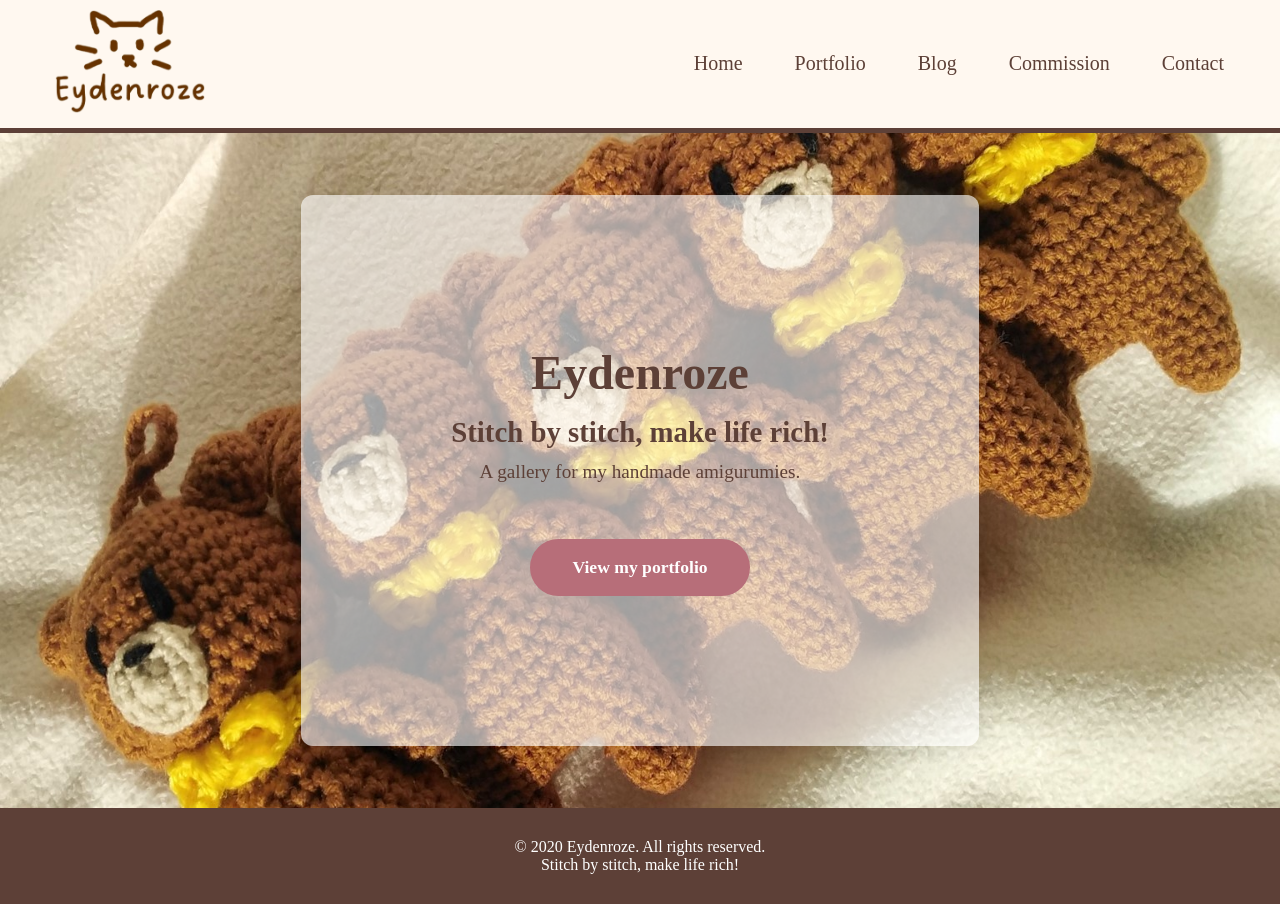
<file: index.html>
<!DOCTYPE html>
<html lang="en">
<head>
    <meta charset="UTF-8">
    <meta name="viewport" content="width=device-width, initial-scale=1.0">
    <title>Eydenroze - Home</title>
    <link rel="icon" type="image/x-icon" href="/img/favicon.ico">
    <link rel="stylesheet" href="/css/main.css">
</head>
<body>
    <header>
        <nav>
            <div>
                <img class="site-logo" src="/img/Eyden-Roze_01_logo-removebg-preview.png" alt="Eydenroze Logo">
            </div>
            
            <div class="nav-links">
                <a href="index.html">Home</a>
                <a href="portfolio.html">Portfolio</a>
                <a href="blog.html">Blog</a>
                <a href="commission.html">Commission</a>
                <a href="contact.html">Contact</a>
            </div>
        </nav>
    </header>

    <main>
        <section class="hero">
            <div class="hero-content">
                <img class="site-logo" src="/img/Slide2.JPG" alt="Eydenroze Logo">
                <h1>Eydenroze</h1>
                <div class="main-tagline">Stitch by stitch, make life rich!</div>
                <p class="hero-subtitle">A gallery for my handmade amigurumies.</p>
                <a href="/portfolio.html" class="cta-button">View my portfolio</a>
            </div>
        </section>

    </main>

    <footer>
        <p>&copy; 2020 Eydenroze. All rights reserved.</p>
        <p>Stitch by stitch, make life rich!</p>
    </footer>
</html>
</file>
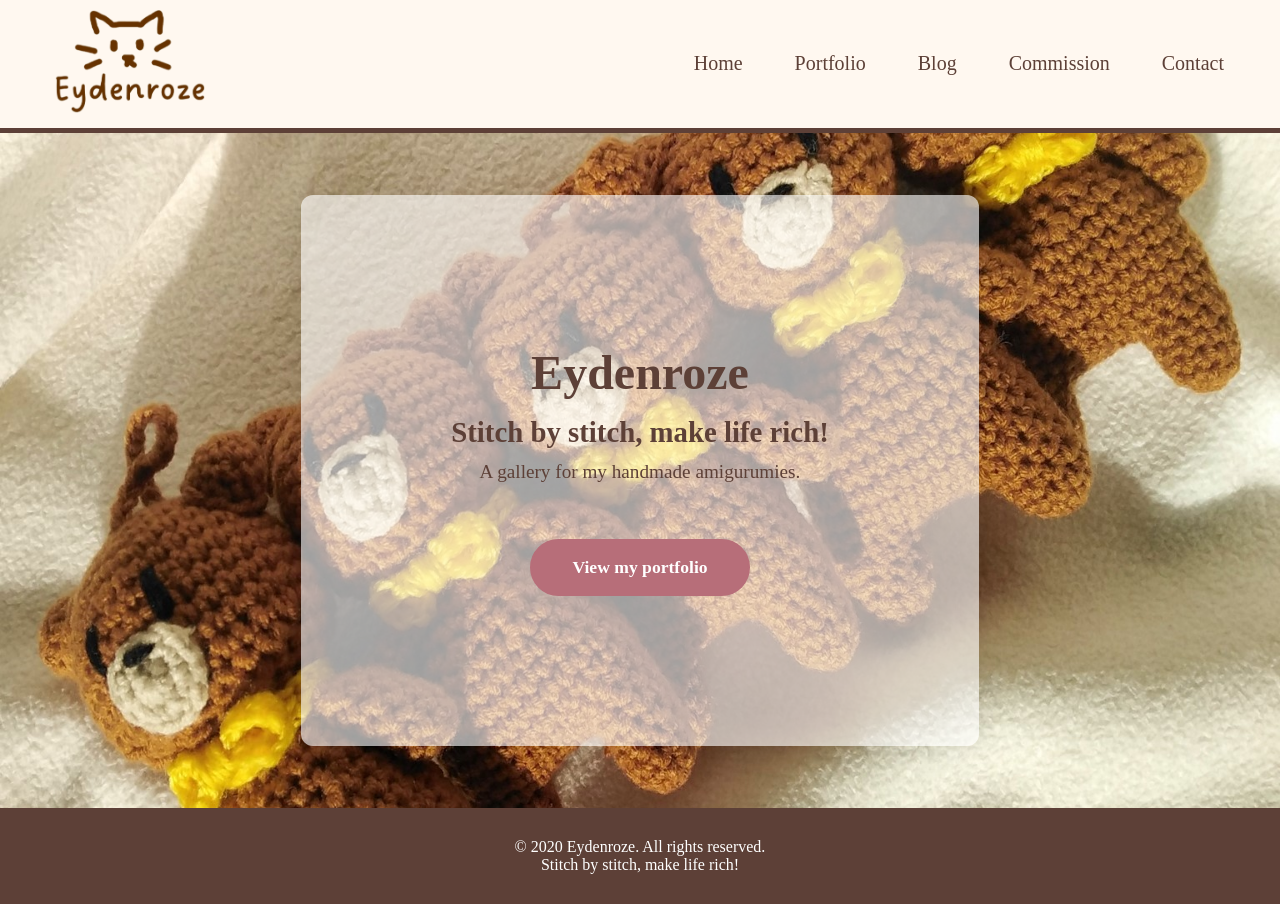
<file: Eydenroze mini project/index.html>
<!DOCTYPE html>
<html lang="en">
<head>
    <meta charset="UTF-8">
    <meta name="viewport" content="width=device-width, initial-scale=1.0">
    <title>Eydenroze - Home</title>
    <link rel="icon" type="image/x-icon" href="/img/favicon.ico">
    <link rel="stylesheet" href="/css/main.css">
</head>
<body>
    <header>
        <nav>
            <div>
                <img class="site-logo" src="/img/Eyden-Roze_01_logo-removebg-preview.png" alt="Eydenroze Logo">
            </div>
            
            <div class="nav-links">
                <a href="/">Home</a>
                <a href="/portfolio.html">Portfolio</a>
                <a href="/blog.html">Blog</a>
                <a href="/commission.html">Commission</a>
                <a href="/contact.html">Contact</a>
            </div>
        </nav>
    </header>

    <main>
        <section class="hero">
            <div class="hero-content">
                <img class="site-logo" src="/img/Slide2.JPG" alt="Eydenroze Logo">
                <h1>Eydenroze</h1>
                <div class="main-tagline">Stitch by stitch, make life rich!</div>
                <p class="hero-subtitle">A gallery for my handmade amigurumies.</p>
                <a href="/portfolio.html" class="cta-button">View my portfolio</a>
            </div>
        </section>

    </main>

    <footer>
        <p>&copy; 2020 Eydenroze. All rights reserved.</p>
        <p>Stitch by stitch, make life rich!</p>
    </footer>
</html>
</file>
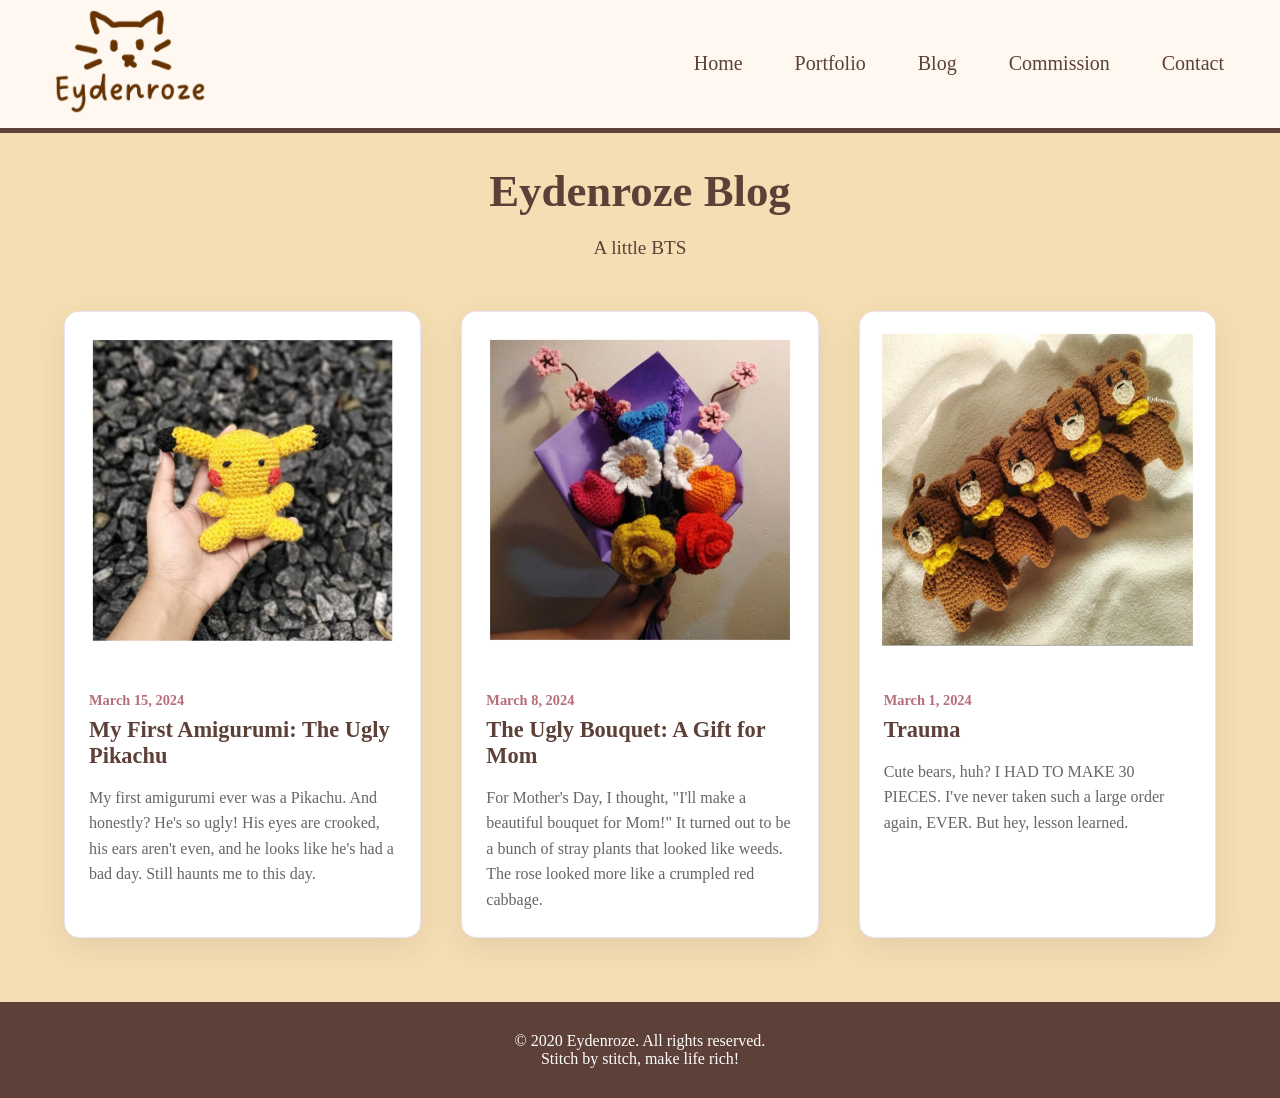
<file: blog.html>
<!DOCTYPE html>
<html lang="en">
<head>
    <meta charset="UTF-8">
    <meta name="viewport" content="width=device-width, initial-scale=1.0">
    <title>Eydenroze - Blog</title>
    <link rel="icon" type="image/x-icon" href="/img/favicon.ico">
    <link rel="stylesheet" href="/css/main.css">
    <link rel="stylesheet" href="/css/blog.css">
</head>
<body>
    <header>
        <nav>
            <div>
                <img class="site-logo" src="/img/Eyden-Roze_01_logo-removebg-preview.png" alt="Eydenroze Logo">
            </div>
            
            <div class="nav-links">
                <a href="index.html">Home</a>
                <a href="portfolio.html">Portfolio</a>
                <a href="blog.html">Blog</a>
                <a href="commission.html">Commission</a>
                <a href="contact.html">Contact</a>
            </div>
        </nav>
    </header>

    <main>
        <section class="blog-hero">
            <h1>Eydenroze Blog</h1>
            <p>A little BTS</p>
        </section>
        
        <div class="blog-container">
            <div class="blog-posts">
                <article class="blog-post">
                    <img src="img/Pikachu.jpeg" alt="Pikachu" class="blog-post-image">
                    <div class="blog-post-content">
                        <div class="blog-post-date">March 15, 2024</div>
                        <h2 class="blog-post-title">My First Amigurumi: The Ugly Pikachu</h2>
                        <p class="blog-post-excerpt">My first amigurumi ever was a Pikachu. And honestly? He's so ugly! His eyes are crooked, his ears aren't even, and he looks like he's had a bad day. Still haunts me to this day.</p>
                    </div>
                </article>
                
                <article class="blog-post">
                    <img src="img/Bouquet.jpeg" alt="Bouquet" class="blog-post-image">
                    <div class="blog-post-content">
                        <div class="blog-post-date">March 8, 2024</div>
                        <h2 class="blog-post-title">The Ugly Bouquet: A Gift for Mom</h2>
                        <p class="blog-post-excerpt">For Mother's Day, I thought, "I'll make a beautiful bouquet for Mom!" It turned out to be a bunch of stray plants that looked like weeds. The rose looked more like a crumpled red cabbage.</p>
                    </div>
                </article>
                
                <article class="blog-post">
                    <img src="img/Bears.jpeg" alt="Bears" class="blog-post-image">
                    <div class="blog-post-content">
                        <div class="blog-post-date">March 1, 2024</div>
                        <h2 class="blog-post-title">Trauma</h2>
                        <p class="blog-post-excerpt">Cute bears, huh? I HAD TO MAKE 30 PIECES. I've never taken such a large order again, EVER. But hey, lesson learned.</p>
                    </div>
                </article>
            </div>
        </div>
    </main>

    <footer>
        <p>&copy; 2020 Eydenroze. All rights reserved.</p>
        <p>Stitch by stitch, make life rich!</p>
    </footer>
</body>
</html>
</file>
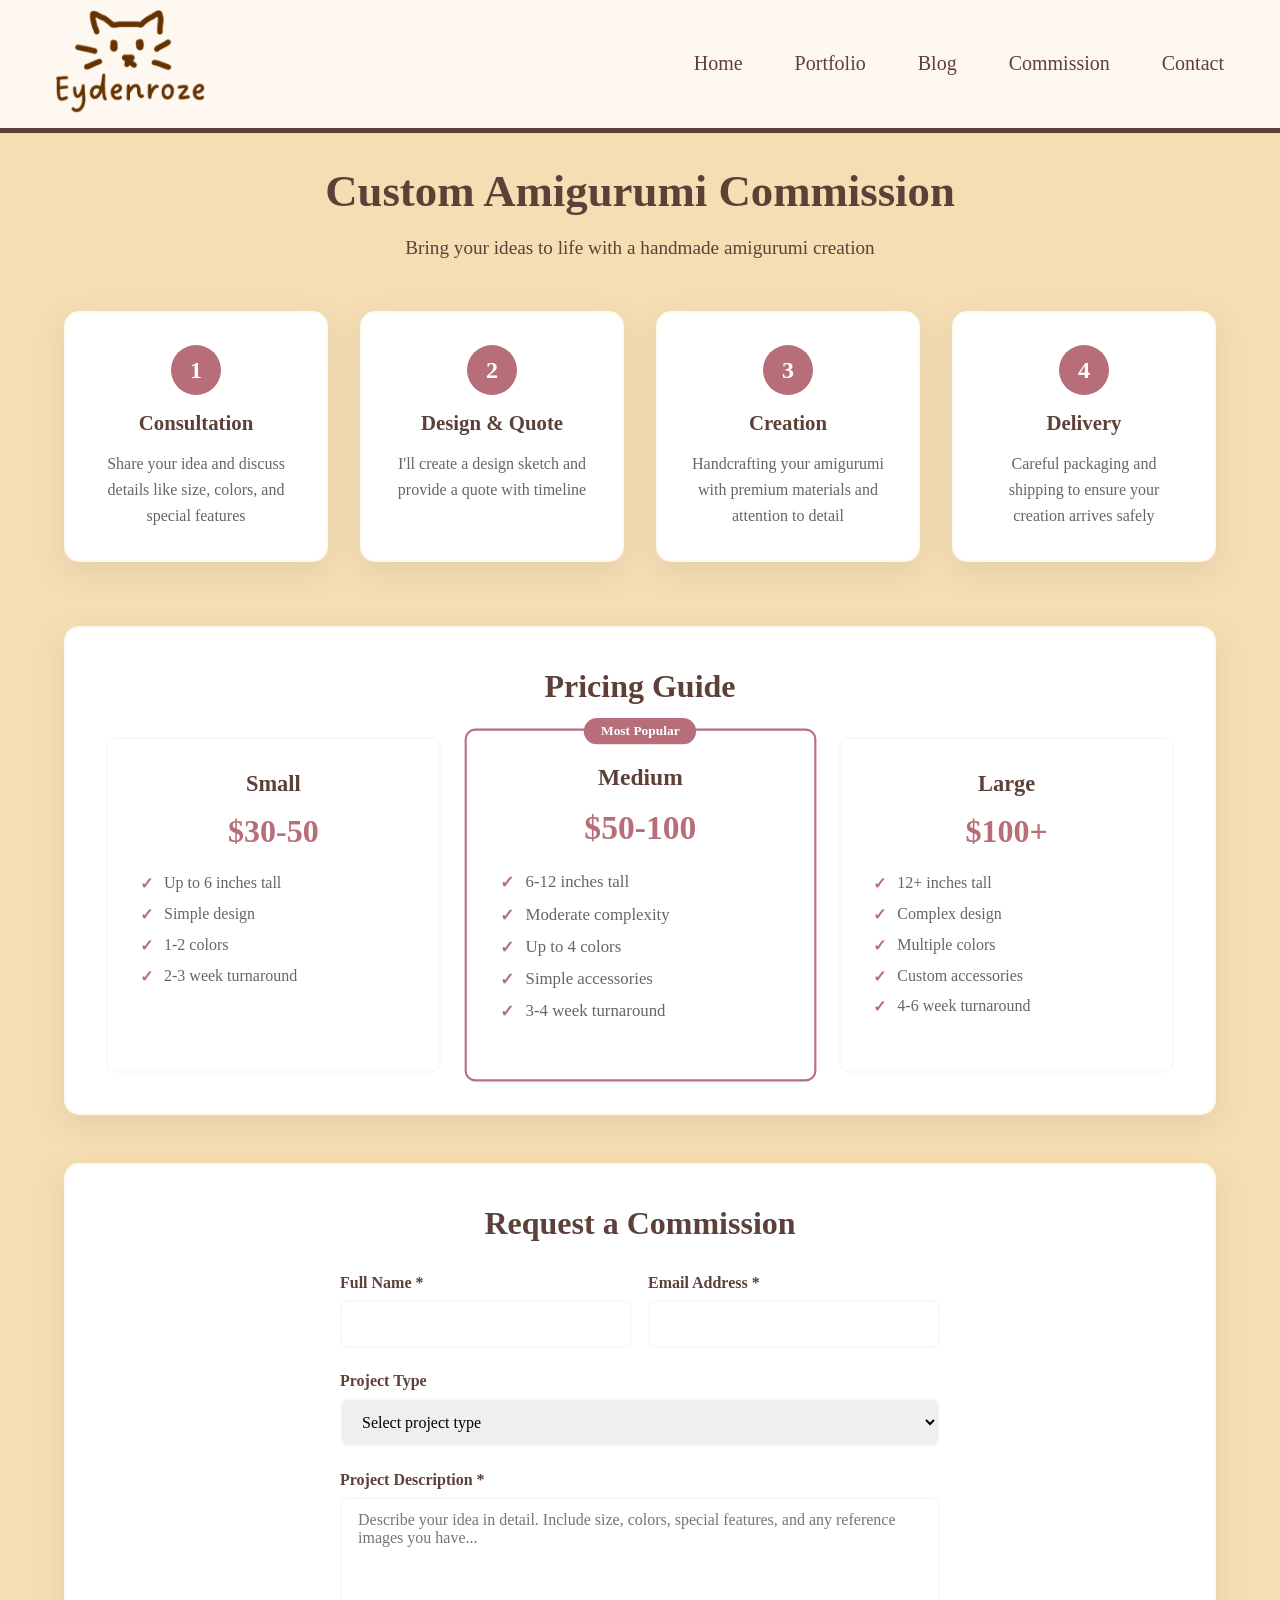
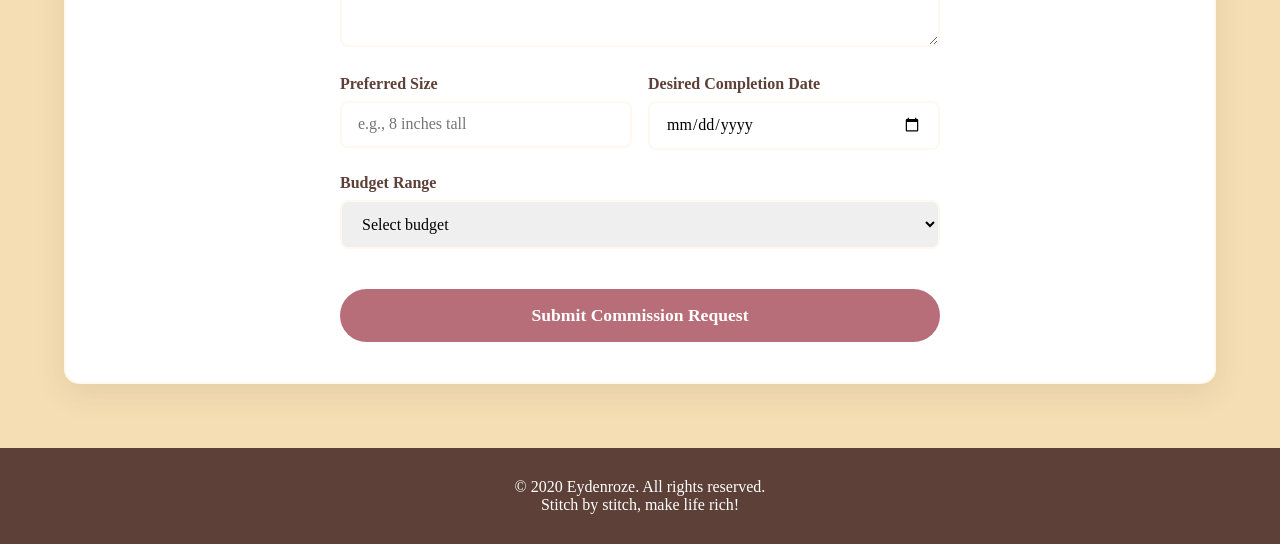
<file: commission.html>
<!DOCTYPE html>
<html lang="en">
<head>
    <meta charset="UTF-8">
    <meta name="viewport" content="width=device-width, initial-scale=1.0">
    <title>Eydenroze - Commission</title>
    <link rel="stylesheet" href="/css/main.css">
    <link rel="stylesheet" href="/css/portfolio.css">
    <link rel="stylesheet" href="/css/blog.css">
    <link rel="stylesheet" href="/css/commission.css">
</head>
<body>
    <header>
        <nav>
            <div>
                <img class="site-logo" src="/img/Eyden-Roze_01_logo-removebg-preview.png" alt="Eydenroze Logo">
            </div>
            
            <div class="nav-links">
                <a href="index.html">Home</a>
                <a href="portfolio.html">Portfolio</a>
                <a href="blog.html">Blog</a>
                <a href="commission.html">Commission</a>
                <a href="contact.html">Contact</a>
            </div>
        </nav>
    </header>

    <main>
        <section class="commission-hero">
            <h1>Custom Amigurumi Commission</h1>
            <p>Bring your ideas to life with a handmade amigurumi creation</p>
        </section>
        
        <div class="commission-container">
            <section class="process-steps">
                <div class="step">
                    <div class="step-number">1</div>
                    <h3>Consultation</h3>
                    <p>Share your idea and discuss details like size, colors, and special features</p>
                </div>
                
                <div class="step">
                    <div class="step-number">2</div>
                    <h3>Design & Quote</h3>
                    <p>I'll create a design sketch and provide a quote with timeline</p>
                </div>
                
                <div class="step">
                    <div class="step-number">3</div>
                    <h3>Creation</h3>
                    <p>Handcrafting your amigurumi with premium materials and attention to detail</p>
                </div>
                
                <div class="step">
                    <div class="step-number">4</div>
                    <h3>Delivery</h3>
                    <p>Careful packaging and shipping to ensure your creation arrives safely</p>
                </div>
            </section>
            
            <section class="pricing-section">
                <h2>Pricing Guide</h2>
                <div class="pricing-tiers">
                    <div class="pricing-tier">
                        <h3>Small</h3>
                        <div class="price">$30-50</div>
                        <ul>
                            <li>Up to 6 inches tall</li>
                            <li>Simple design</li>
                            <li>1-2 colors</li>
                            <li>2-3 week turnaround</li>
                        </ul>
                    </div>
                    
                    <div class="pricing-tier popular">
                        <div class="popular-badge">Most Popular</div>
                        <h3>Medium</h3>
                        <div class="price">$50-100</div>
                        <ul>
                            <li>6-12 inches tall</li>
                            <li>Moderate complexity</li>
                            <li>Up to 4 colors</li>
                            <li>Simple accessories</li>
                            <li>3-4 week turnaround</li>
                        </ul>
                    </div>
                    
                    <div class="pricing-tier">
                        <h3>Large</h3>
                        <div class="price">$100+</div>
                        <ul>
                            <li>12+ inches tall</li>
                            <li>Complex design</li>
                            <li>Multiple colors</li>
                            <li>Custom accessories</li>
                            <li>4-6 week turnaround</li>
                        </ul>
                    </div>
                </div>
            </section>
            
            <section class="commission-form-section">
                <h2>Request a Commission</h2>
                <form class="commission-form">
                    <div class="form-row">
                        <div class="form-group">
                            <label for="name">Full Name *</label>
                            <input type="text" id="name" name="name" required>
                        </div>
                        
                        <div class="form-group">
                            <label for="email">Email Address *</label>
                            <input type="email" id="email" name="email" required>
                        </div>
                    </div>
                    
                    <div class="form-group">
                        <label for="project-type">Project Type</label>
                        <select id="project-type" name="project-type">
                            <option value="">Select project type</option>
                            <option value="animal">Animal/Character</option>
                            <option value="plushie">Plushie Toy</option>
                            <option value="keychain">Keychain</option>
                            <option value="decoration">Home Decoration</option>
                            <option value="other">Other</option>
                        </select>
                    </div>
                    
                    <div class="form-group">
                        <label for="description">Project Description *</label>
                        <textarea id="description" name="description" required placeholder="Describe your idea in detail. Include size, colors, special features, and any reference images you have..."></textarea>
                    </div>
                    
                    <div class="form-row">
                        <div class="form-group">
                            <label for="size">Preferred Size</label>
                            <input type="text" id="size" name="size" placeholder="e.g., 8 inches tall">
                        </div>
                        
                        <div class="form-group">
                            <label for="deadline">Desired Completion Date</label>
                            <input type="date" id="deadline" name="deadline">
                        </div>
                    </div>
                    
                    <div class="form-group">
                        <label for="budget">Budget Range</label>
                        <select id="budget" name="budget">
                            <option value="">Select budget</option>
                            <option value="30-50">$30-50</option>
                            <option value="50-100">$50-100</option>
                            <option value="100-150">$100-150</option>
                            <option value="150+">$150+</option>
                        </select>
                    </div>
                    
                    <button type="submit" class="submit-button">Submit Commission Request</button>
                </form>
            </section>
        </div>
    </main>

    <footer>
        <p>&copy; 2020 Eydenroze. All rights reserved.</p>
        <p>Stitch by stitch, make life rich!</p>
    </footer>
</body>
</html>
</file>
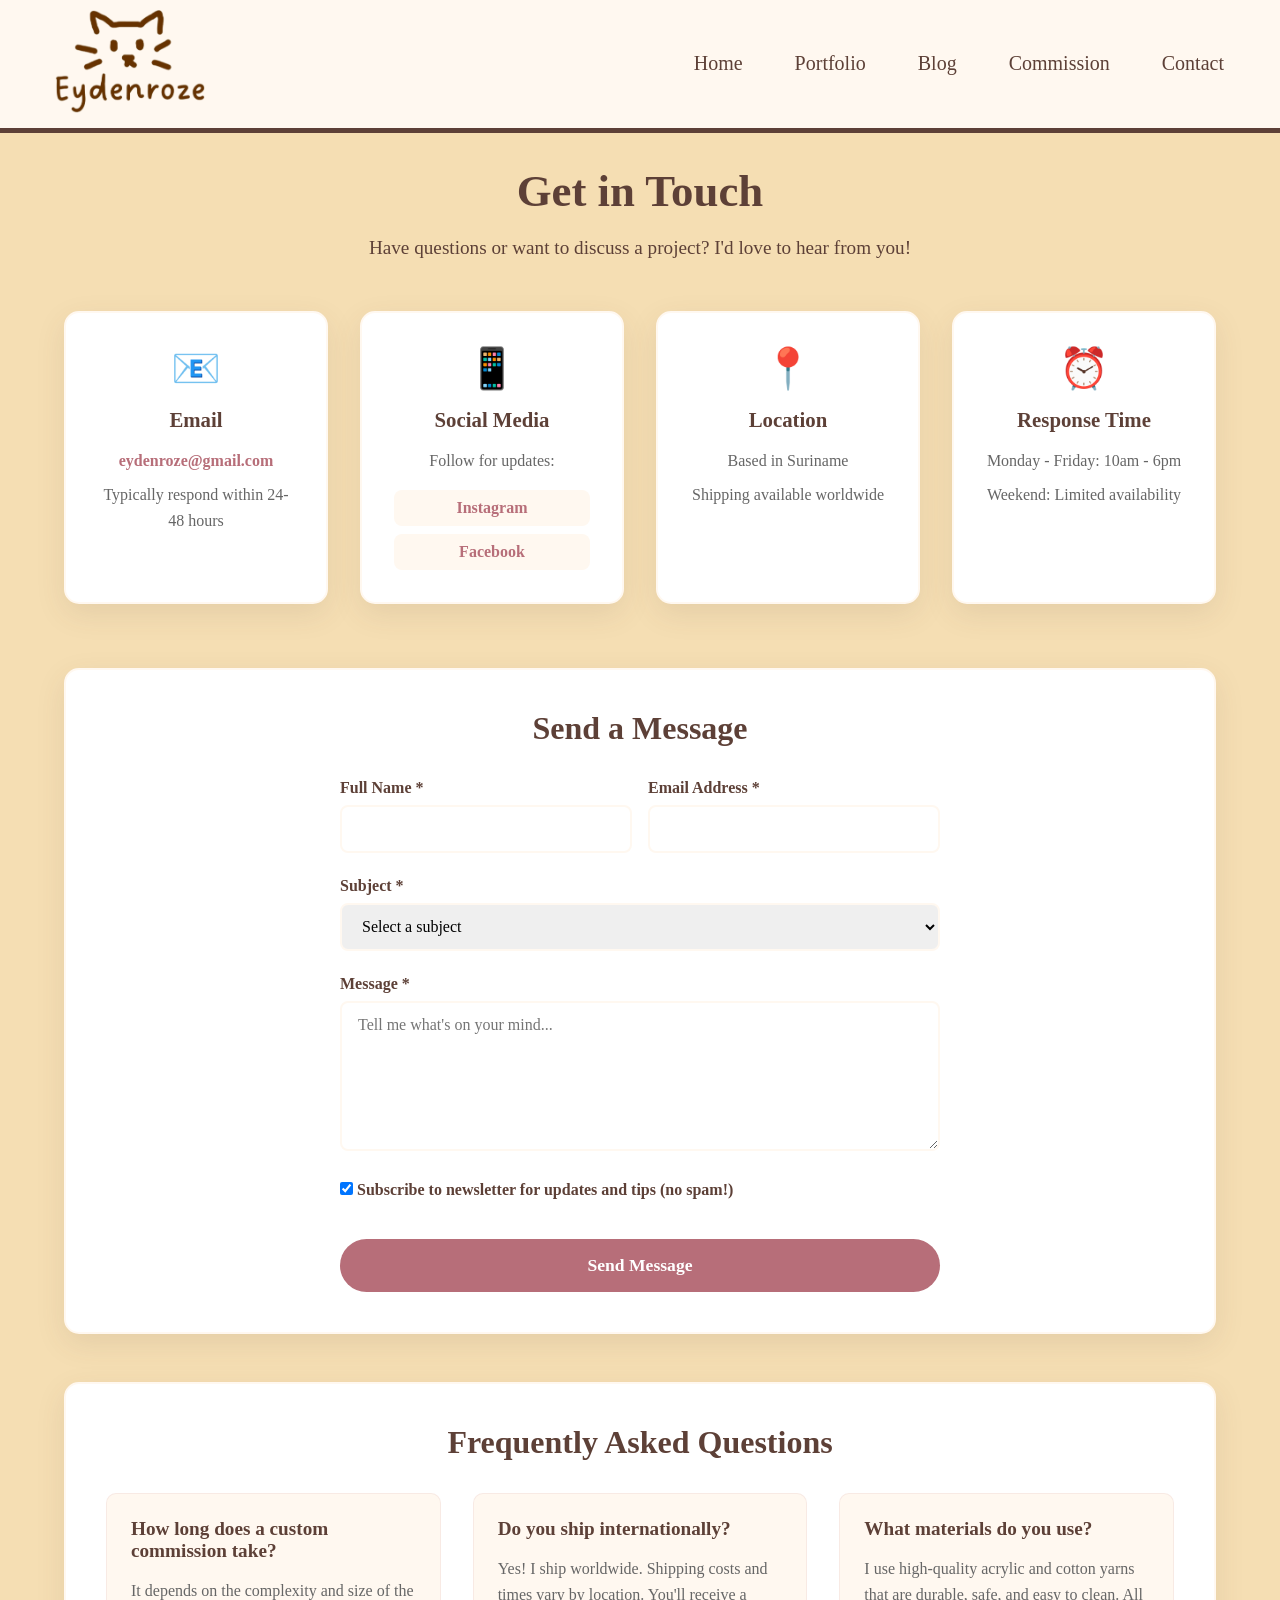
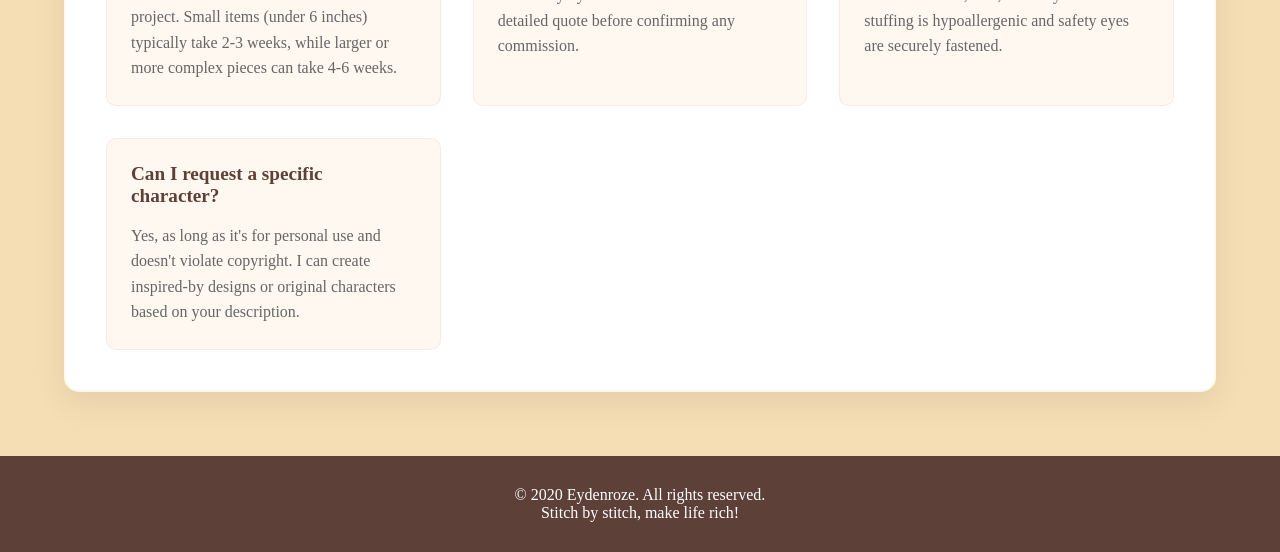
<file: contact.html>
<!DOCTYPE html>
<html lang="en">
<head>
    <meta charset="UTF-8">
    <meta name="viewport" content="width=device-width, initial-scale=1.0">
    <title>Eydenroze - Contact</title>
    <link rel="stylesheet" href="/css/main.css">
    <link rel="stylesheet" href="/css/portfolio.css">
    <link rel="stylesheet" href="/css/blog.css">
    <link rel="stylesheet" href="/css/commission.css">
    <link rel="stylesheet" href="/css/contact.css">
</head>
<body>
    <header>
        <nav>
            <div>
                <img class="site-logo" src="/img/Eyden-Roze_01_logo-removebg-preview.png" alt="Eydenroze Logo">
            </div>
            
            <div class="nav-links">
                <a href="index.html">Home</a>
                <a href="portfolio.html">Portfolio</a>
                <a href="blog.html">Blog</a>
                <a href="commission.html">Commission</a>
                <a href="contact.html">Contact</a>
            </div>
        </nav>
    </header>

    <main>
        <section class="contact-hero">
            <h1>Get in Touch</h1>
            <p>Have questions or want to discuss a project? I'd love to hear from you!</p>
        </section>
        
        <div class="contact-container">
            <section class="contact-info">
                <div class="contact-card">
                    <div class="contact-icon">📧</div>
                    <h3>Email</h3>
                    <p><a href="mailto:eydenroze@gmail.com">eydenroze@gmail.com</a></p>
                    <p>Typically respond within 24-48 hours</p>
                </div>
                
                <div class="contact-card">
                    <div class="contact-icon">📱</div>
                    <h3>Social Media</h3>
                    <p>Follow for updates:</p>
                    <div class="social-links">
                        <a href="https://www.instagram.com/eydenroze/?hl=en" class="social-link">Instagram</a>
                        <a href="https://www.facebook.com/profile.php?id=100088980564394&mibextid=ZbWKwL&utm_source=ig&utm_medium=social&utm_content=link_in_bio"class="social-link">Facebook</a>
                    </div>
                </div>
                
                <div class="contact-card">
                    <div class="contact-icon">📍</div>
                    <h3>Location</h3>
                    <p>Based in Suriname</p>
                    <p>Shipping available worldwide</p>
                </div>
                
                <div class="contact-card">
                    <div class="contact-icon">⏰</div>
                    <h3>Response Time</h3>
                    <p>Monday - Friday: 10am - 6pm</p>
                    <p>Weekend: Limited availability</p>
                </div>
            </section>
            
            <section class="contact-form-section">
                <h2>Send a Message</h2>
                <form class="contact-form">
                    <div class="form-row">
                        <div class="form-group">
                            <label for="contact-name">Full Name *</label>
                            <input type="text" id="contact-name" name="name" required>
                        </div>
                        
                        <div class="form-group">
                            <label for="contact-email">Email Address *</label>
                            <input type="email" id="contact-email" name="email" required>
                        </div>
                    </div>
                    
                    <div class="form-group">
                        <label for="contact-subject">Subject *</label>
                        <select id="contact-subject" name="subject" required>
                            <option value="">Select a subject</option>
                            <option value="commission">Commission Inquiry</option>
                            <option value="question">General Question</option>
                            <option value="collaboration">Collaboration</option>
                            <option value="feedback">Feedback</option>
                            <option value="other">Other</option>
                        </select>
                    </div>
                    
                    <div class="form-group">
                        <label for="contact-message">Message *</label>
                        <textarea id="contact-message" name="message" required placeholder="Tell me what's on your mind..."></textarea>
                    </div>
                    
                    <div class="form-group">
                        <label class="checkbox-label">
                            <input type="checkbox" name="newsletter" checked>
                            <span>Subscribe to newsletter for updates and tips (no spam!)</span>
                        </label>
                    </div>
                    
                    <button type="submit" class="submit-button">Send Message</button>
                </form>
            </section>
            
            <section class="faq-section">
                <h2>Frequently Asked Questions</h2>
                <div class="faq-grid">
                    <div class="faq-item">
                        <h3>How long does a custom commission take?</h3>
                        <p>It depends on the complexity and size of the project. Small items (under 6 inches) typically take 2-3 weeks, while larger or more complex pieces can take 4-6 weeks.</p>
                    </div>
                    
                    <div class="faq-item">
                        <h3>Do you ship internationally?</h3>
                        <p>Yes! I ship worldwide. Shipping costs and times vary by location. You'll receive a detailed quote before confirming any commission.</p>
                    </div>
                    
                    <div class="faq-item">
                        <h3>What materials do you use?</h3>
                        <p>I use high-quality acrylic and cotton yarns that are durable, safe, and easy to clean. All stuffing is hypoallergenic and safety eyes are securely fastened.</p>
                    </div>
                    
                    <div class="faq-item">
                        <h3>Can I request a specific character?</h3>
                        <p>Yes, as long as it's for personal use and doesn't violate copyright. I can create inspired-by designs or original characters based on your description.</p>
                    </div>
                </div>
            </section>
        </div>
    </main>

    <footer>
        <p>&copy; 2020 Eydenroze. All rights reserved.</p>
        <p>Stitch by stitch, make life rich!</p>
    </footer>
</body>
</html>
</file>
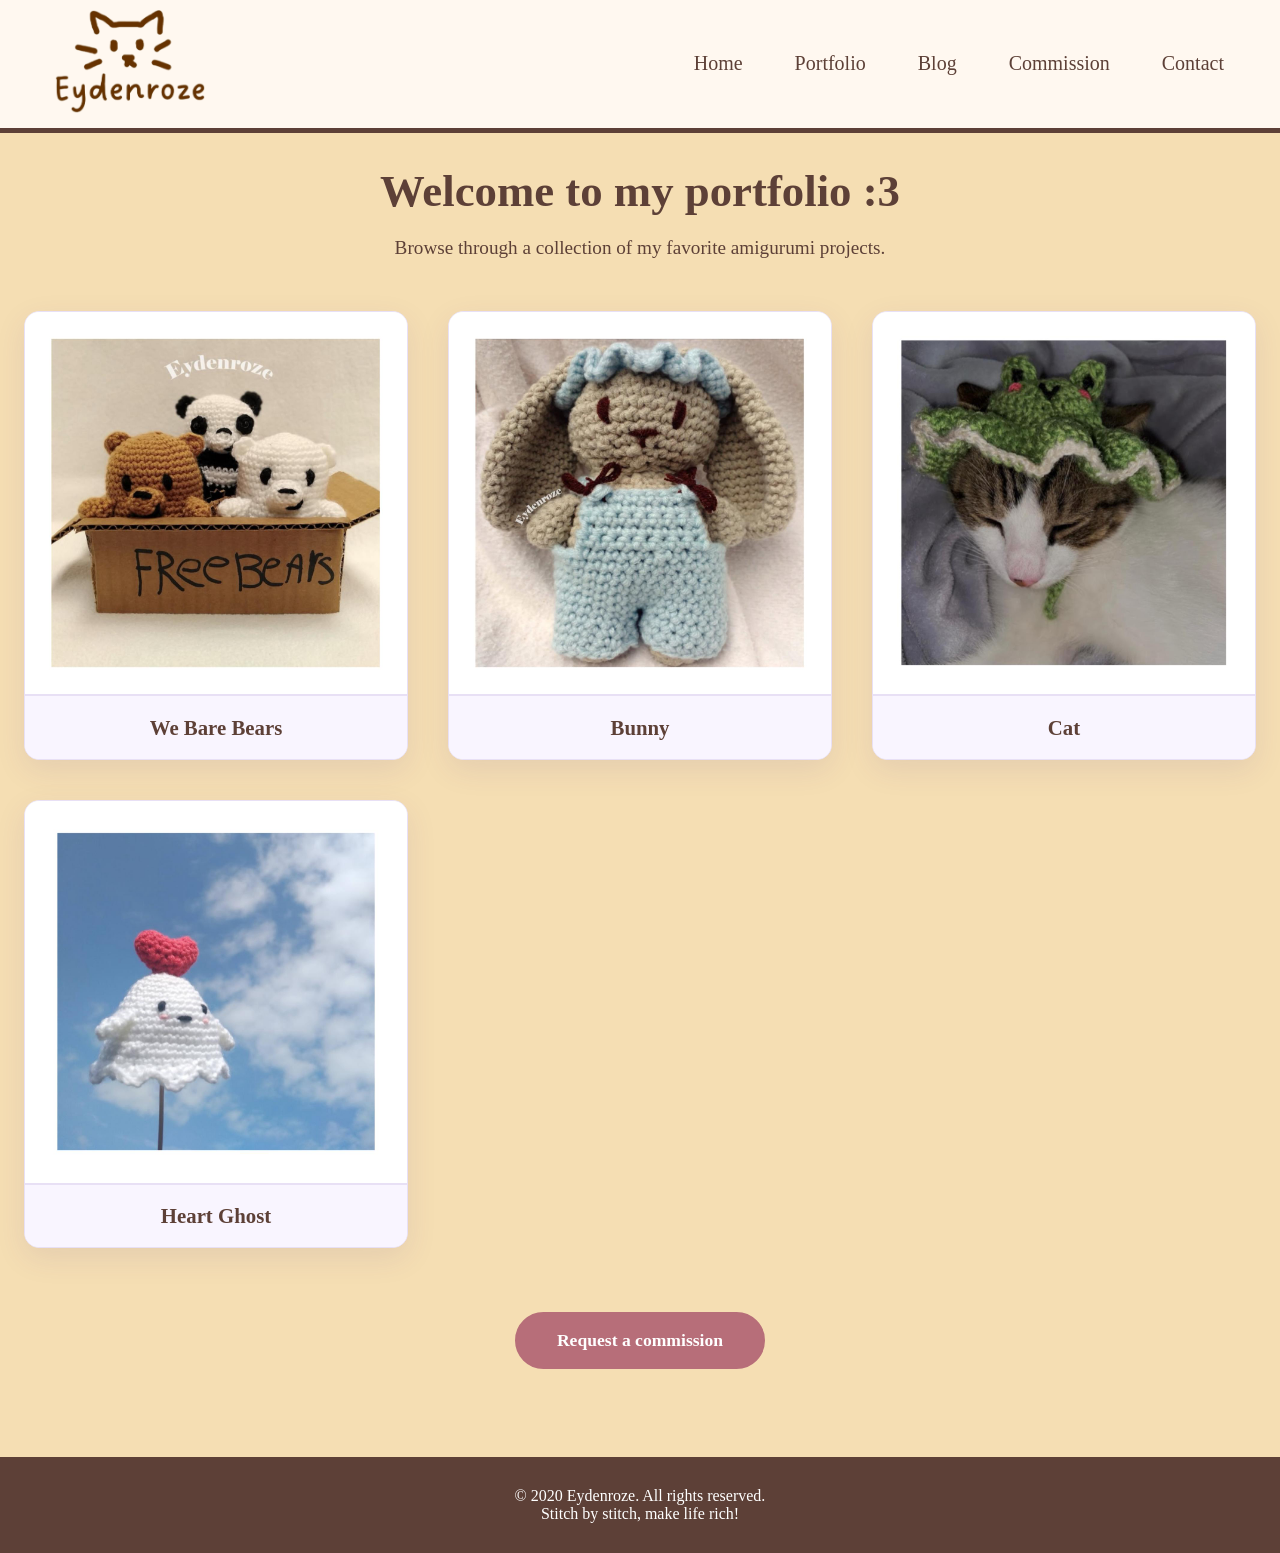
<file: portfolio.html>
<!DOCTYPE html>
<html lang="en">
<head>
    <meta charset="UTF-8">
    <meta name="viewport" content="width=device-width, initial-scale=1.0">
    <title>Eydenroze - Portfolio</title>
    <link rel="stylesheet" href="/css/main.css">
    <link rel="stylesheet" href="/css/portfolio.css">

</head>
<body>
    <header>
        <nav>
            <div>
                <img class="site-logo" src="/img/Eyden-Roze_01_logo-removebg-preview.png" alt="Eydenroze Logo">
            </div>
            
            <div class="nav-links">
                <a href="index.html">Home</a>
                <a href="portfolio.html">Portfolio</a>
                <a href="blog.html">Blog</a>
                <a href="commission.html">Commission</a>
                <a href="contact.html">Contact</a>
            </div>
        </nav>
    </header>

    <main>
        <section class="portfolio-hero">
            <h1>Welcome to my portfolio :3</h1>
            <p>Browse through a collection of my favorite amigurumi projects.</p>
        </section>
        
        <section class="portfolio">
            <div class="gallery">
                <figure>
                    <img src="/img/We Bare Bears.jpeg" alt="We Bare Bears">
                    <figcaption>We Bare Bears</figcaption>
                </figure>
                <figure>
                    <img src="img/Bunny.jpeg" alt="Amigurumi B">
                    <figcaption>Bunny</figcaption>
                </figure>
                <figure>
                    <img src="img/Cat.jpeg" alt="Amigurumi C">
                    <figcaption>Cat</figcaption>
                </figure>
                <figure>
                    <img src="img/Ghost.jpeg" alt="Amigurumi D">
                    <figcaption>Heart Ghost</figcaption>
                </figure>
            </div>

            <p><a href="/commission.html" class="cta-button">Request a commission</a></p>
        </section>
    </main>

    <footer>
        <p>&copy; 2020 Eydenroze. All rights reserved.</p>
        <p>Stitch by stitch, make life rich!</p>
    </footer>
</html>
</file>
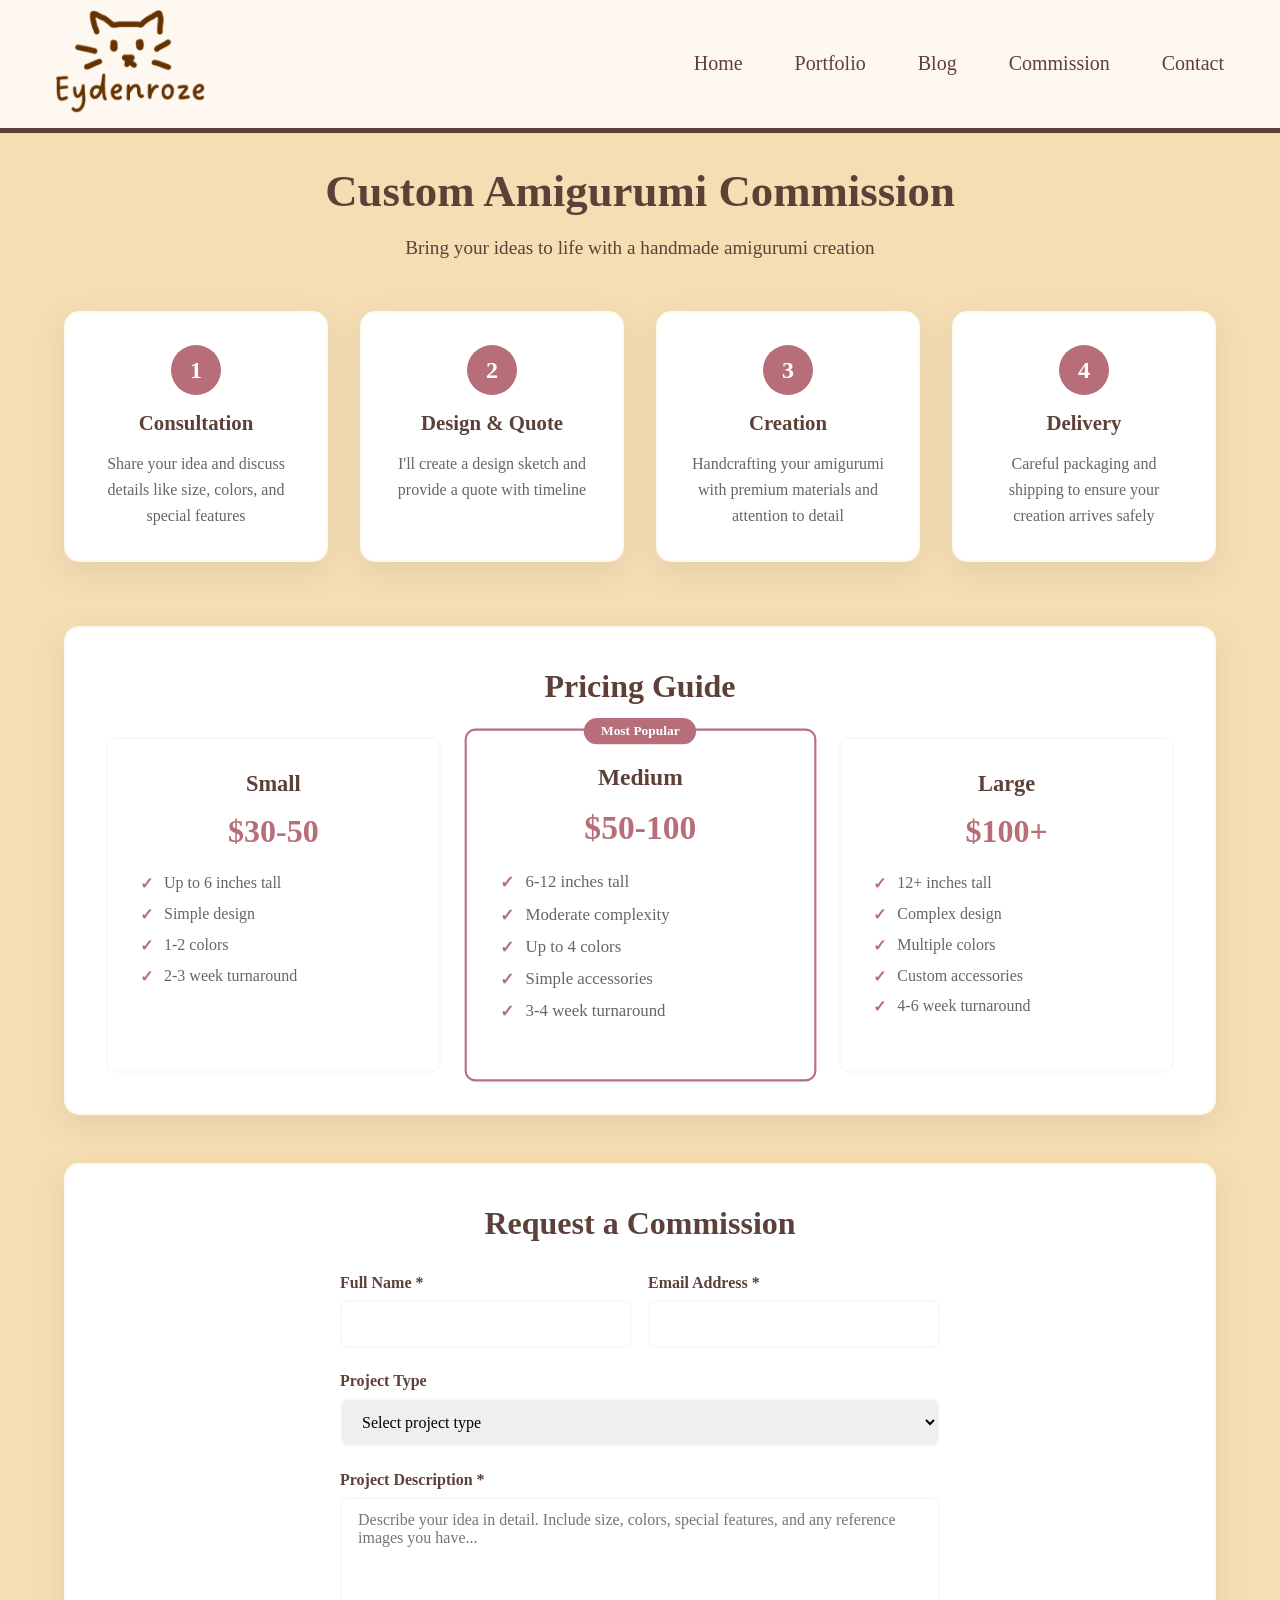
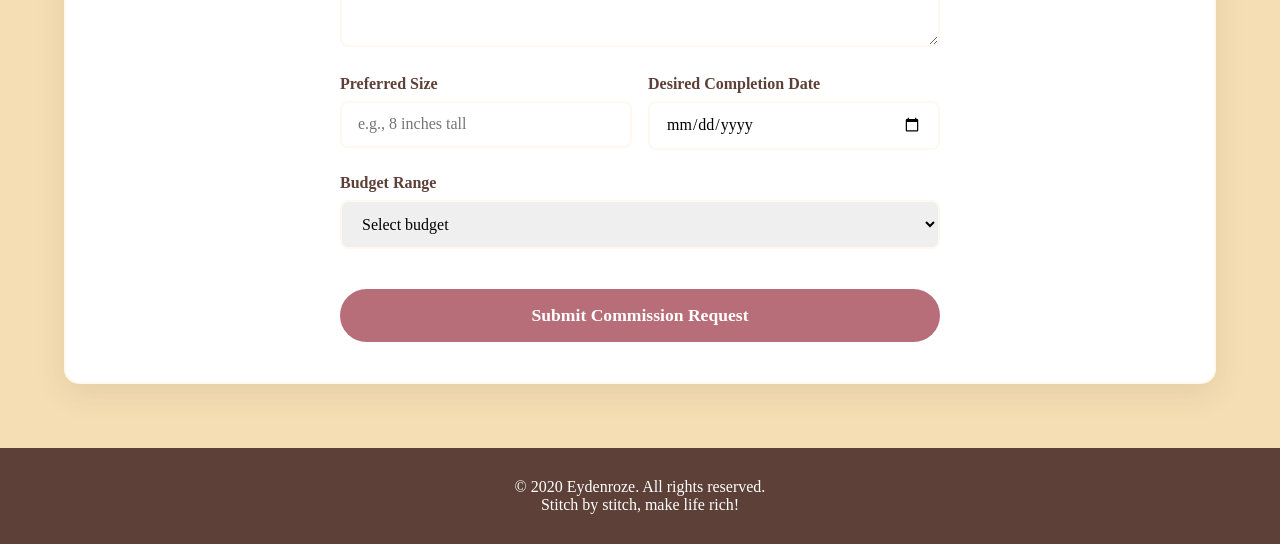
<file: Eydenroze mini project/commission.html>
<!DOCTYPE html>
<html lang="en">
<head>
    <meta charset="UTF-8">
    <meta name="viewport" content="width=device-width, initial-scale=1.0">
    <title>Eydenroze - Commission</title>
    <link rel="stylesheet" href="/css/main.css">
    <link rel="stylesheet" href="/css/portfolio.css">
    <link rel="stylesheet" href="/css/blog.css">
    <link rel="stylesheet" href="/css/commission.css">
</head>
<body>
    <header>
        <nav>
            <div>
                <img class="site-logo" src="/img/Eyden-Roze_01_logo-removebg-preview.png" alt="Eydenroze Logo">
            </div>
            
            <div class="nav-links">
                <a href="/">Home</a>
                <a href="/portfolio.html">Portfolio</a>
                <a href="/blog.html">Blog</a>
                <a href="/commission.html">Commission</a>
                <a href="/contact.html">Contact</a>
            </div>
        </nav>
    </header>

    <main>
        <section class="commission-hero">
            <h1>Custom Amigurumi Commission</h1>
            <p>Bring your ideas to life with a handmade amigurumi creation</p>
        </section>
        
        <div class="commission-container">
            <section class="process-steps">
                <div class="step">
                    <div class="step-number">1</div>
                    <h3>Consultation</h3>
                    <p>Share your idea and discuss details like size, colors, and special features</p>
                </div>
                
                <div class="step">
                    <div class="step-number">2</div>
                    <h3>Design & Quote</h3>
                    <p>I'll create a design sketch and provide a quote with timeline</p>
                </div>
                
                <div class="step">
                    <div class="step-number">3</div>
                    <h3>Creation</h3>
                    <p>Handcrafting your amigurumi with premium materials and attention to detail</p>
                </div>
                
                <div class="step">
                    <div class="step-number">4</div>
                    <h3>Delivery</h3>
                    <p>Careful packaging and shipping to ensure your creation arrives safely</p>
                </div>
            </section>
            
            <section class="pricing-section">
                <h2>Pricing Guide</h2>
                <div class="pricing-tiers">
                    <div class="pricing-tier">
                        <h3>Small</h3>
                        <div class="price">$30-50</div>
                        <ul>
                            <li>Up to 6 inches tall</li>
                            <li>Simple design</li>
                            <li>1-2 colors</li>
                            <li>2-3 week turnaround</li>
                        </ul>
                    </div>
                    
                    <div class="pricing-tier popular">
                        <div class="popular-badge">Most Popular</div>
                        <h3>Medium</h3>
                        <div class="price">$50-100</div>
                        <ul>
                            <li>6-12 inches tall</li>
                            <li>Moderate complexity</li>
                            <li>Up to 4 colors</li>
                            <li>Simple accessories</li>
                            <li>3-4 week turnaround</li>
                        </ul>
                    </div>
                    
                    <div class="pricing-tier">
                        <h3>Large</h3>
                        <div class="price">$100+</div>
                        <ul>
                            <li>12+ inches tall</li>
                            <li>Complex design</li>
                            <li>Multiple colors</li>
                            <li>Custom accessories</li>
                            <li>4-6 week turnaround</li>
                        </ul>
                    </div>
                </div>
            </section>
            
            <section class="commission-form-section">
                <h2>Request a Commission</h2>
                <form class="commission-form">
                    <div class="form-row">
                        <div class="form-group">
                            <label for="name">Full Name *</label>
                            <input type="text" id="name" name="name" required>
                        </div>
                        
                        <div class="form-group">
                            <label for="email">Email Address *</label>
                            <input type="email" id="email" name="email" required>
                        </div>
                    </div>
                    
                    <div class="form-group">
                        <label for="project-type">Project Type</label>
                        <select id="project-type" name="project-type">
                            <option value="">Select project type</option>
                            <option value="animal">Animal/Character</option>
                            <option value="plushie">Plushie Toy</option>
                            <option value="keychain">Keychain</option>
                            <option value="decoration">Home Decoration</option>
                            <option value="other">Other</option>
                        </select>
                    </div>
                    
                    <div class="form-group">
                        <label for="description">Project Description *</label>
                        <textarea id="description" name="description" required placeholder="Describe your idea in detail. Include size, colors, special features, and any reference images you have..."></textarea>
                    </div>
                    
                    <div class="form-row">
                        <div class="form-group">
                            <label for="size">Preferred Size</label>
                            <input type="text" id="size" name="size" placeholder="e.g., 8 inches tall">
                        </div>
                        
                        <div class="form-group">
                            <label for="deadline">Desired Completion Date</label>
                            <input type="date" id="deadline" name="deadline">
                        </div>
                    </div>
                    
                    <div class="form-group">
                        <label for="budget">Budget Range</label>
                        <select id="budget" name="budget">
                            <option value="">Select budget</option>
                            <option value="30-50">$30-50</option>
                            <option value="50-100">$50-100</option>
                            <option value="100-150">$100-150</option>
                            <option value="150+">$150+</option>
                        </select>
                    </div>
                    
                    <button type="submit" class="submit-button">Submit Commission Request</button>
                </form>
            </section>
        </div>
    </main>

    <footer>
        <p>&copy; 2020 Eydenroze. All rights reserved.</p>
        <p>Stitch by stitch, make life rich!</p>
    </footer>
</body>
</html>
</file>
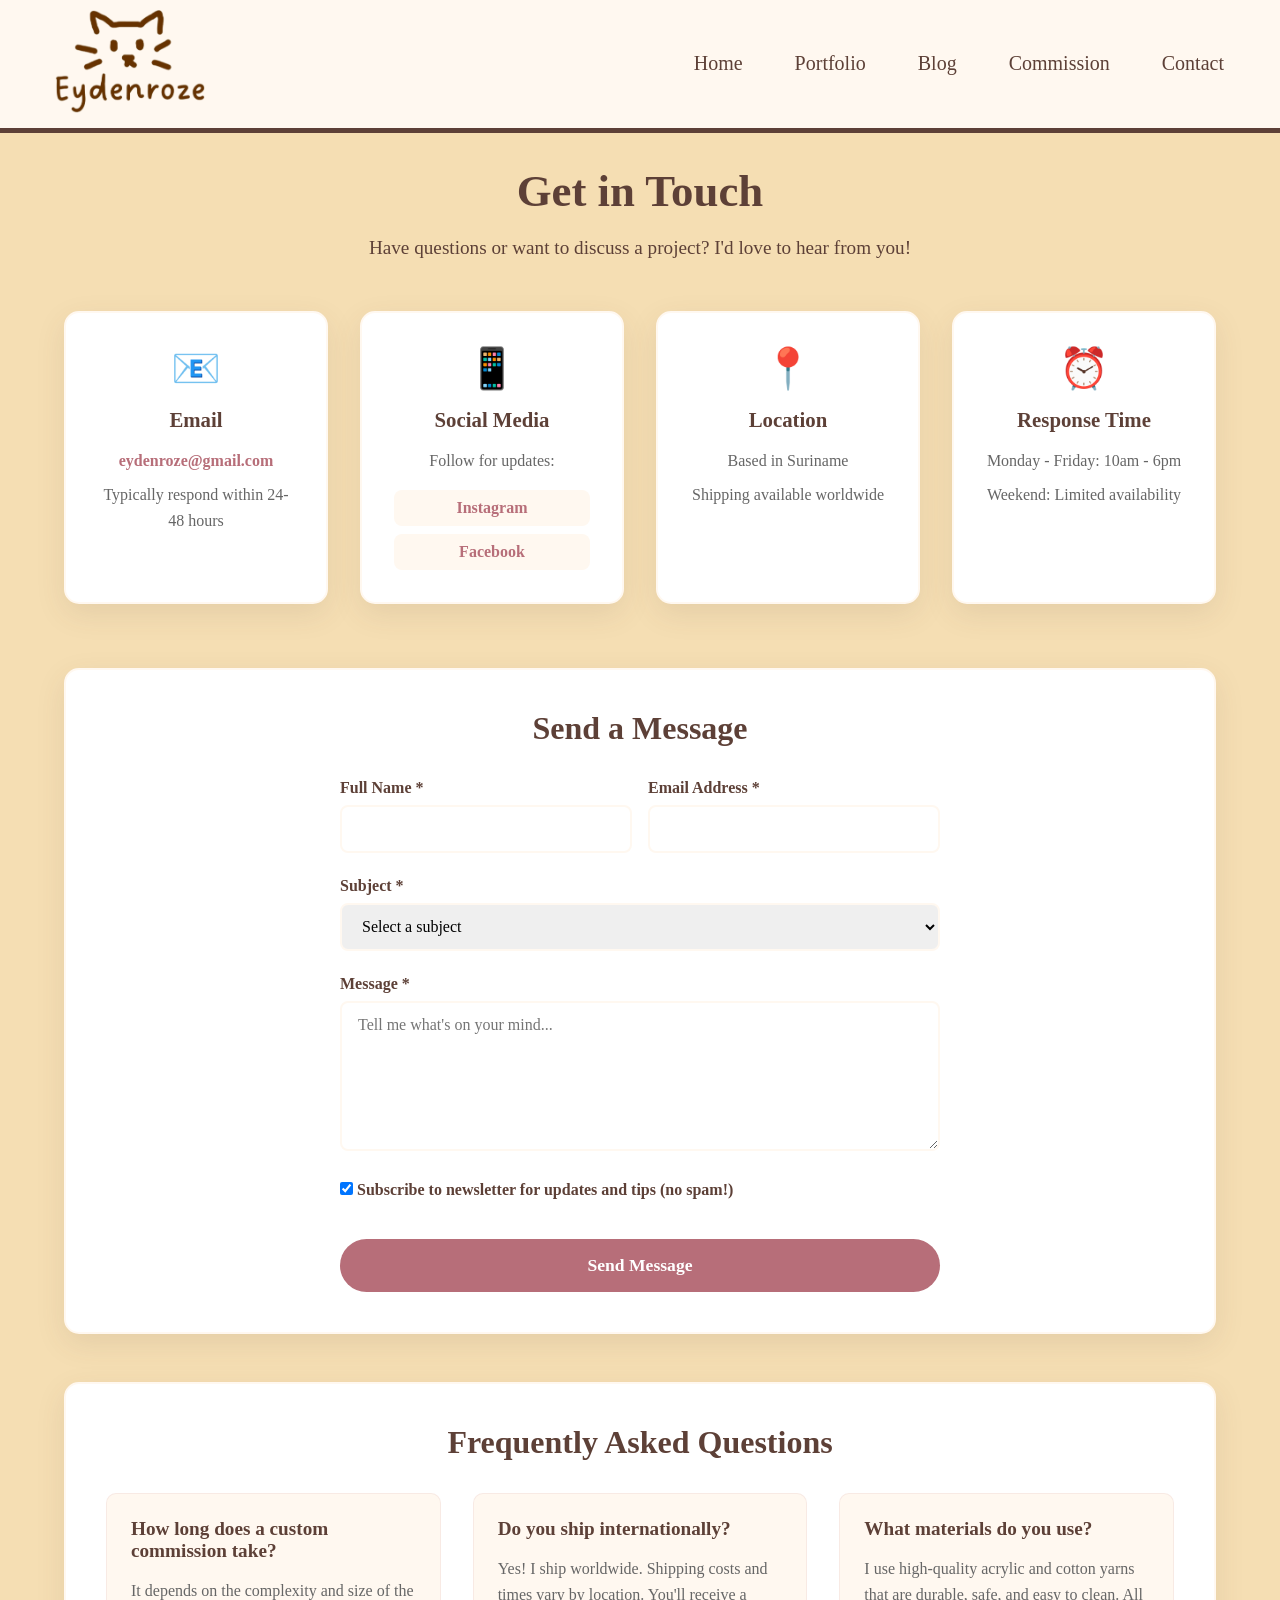
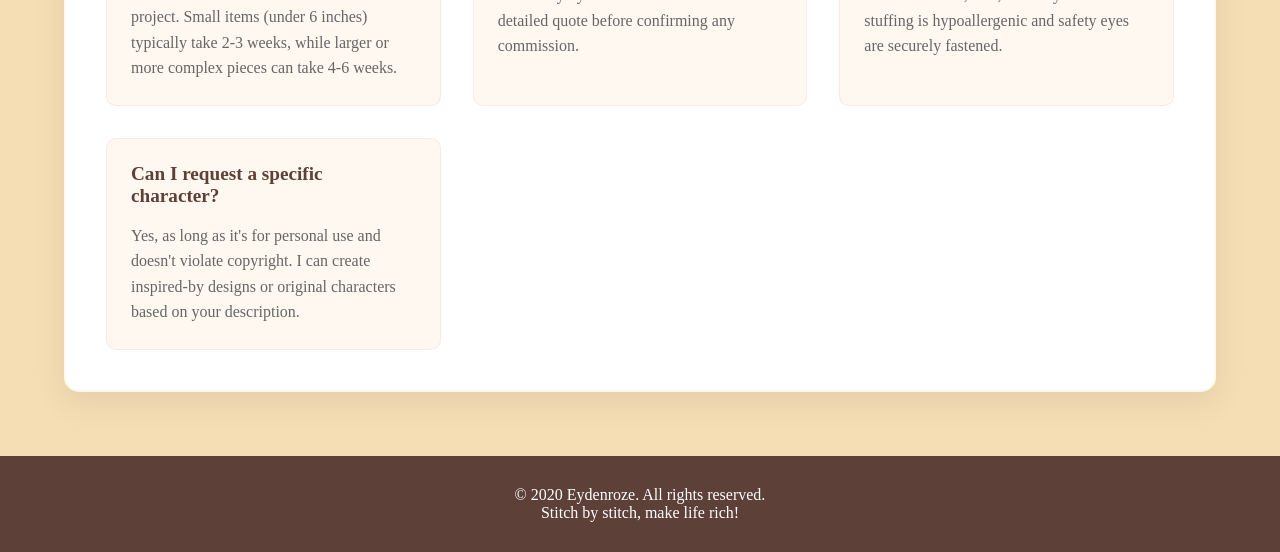
<file: Eydenroze mini project/contact.html>
<!DOCTYPE html>
<html lang="en">
<head>
    <meta charset="UTF-8">
    <meta name="viewport" content="width=device-width, initial-scale=1.0">
    <title>Eydenroze - Contact</title>
    <link rel="stylesheet" href="/css/main.css">
    <link rel="stylesheet" href="/css/portfolio.css">
    <link rel="stylesheet" href="/css/blog.css">
    <link rel="stylesheet" href="/css/commission.css">
    <link rel="stylesheet" href="/css/contact.css">
</head>
<body>
    <header>
        <nav>
            <div>
                <img class="site-logo" src="/img/Eyden-Roze_01_logo-removebg-preview.png" alt="Eydenroze Logo">
            </div>
            
            <div class="nav-links">
                <a href="/">Home</a>
                <a href="/portfolio.html">Portfolio</a>
                <a href="/blog.html">Blog</a>
                <a href="/commission.html">Commission</a>
                <a href="/contact.html">Contact</a>
            </div>
        </nav>
    </header>

    <main>
        <section class="contact-hero">
            <h1>Get in Touch</h1>
            <p>Have questions or want to discuss a project? I'd love to hear from you!</p>
        </section>
        
        <div class="contact-container">
            <section class="contact-info">
                <div class="contact-card">
                    <div class="contact-icon">📧</div>
                    <h3>Email</h3>
                    <p><a href="mailto:eydenroze@gmail.com">eydenroze@gmail.com</a></p>
                    <p>Typically respond within 24-48 hours</p>
                </div>
                
                <div class="contact-card">
                    <div class="contact-icon">📱</div>
                    <h3>Social Media</h3>
                    <p>Follow for updates:</p>
                    <div class="social-links">
                        <a href="https://www.instagram.com/eydenroze/?hl=en" class="social-link">Instagram</a>
                        <a href="https://www.facebook.com/profile.php?id=100088980564394&mibextid=ZbWKwL&utm_source=ig&utm_medium=social&utm_content=link_in_bio"class="social-link">Facebook</a>
                    </div>
                </div>
                
                <div class="contact-card">
                    <div class="contact-icon">📍</div>
                    <h3>Location</h3>
                    <p>Based in Suriname</p>
                    <p>Shipping available worldwide</p>
                </div>
                
                <div class="contact-card">
                    <div class="contact-icon">⏰</div>
                    <h3>Response Time</h3>
                    <p>Monday - Friday: 10am - 6pm</p>
                    <p>Weekend: Limited availability</p>
                </div>
            </section>
            
            <section class="contact-form-section">
                <h2>Send a Message</h2>
                <form class="contact-form">
                    <div class="form-row">
                        <div class="form-group">
                            <label for="contact-name">Full Name *</label>
                            <input type="text" id="contact-name" name="name" required>
                        </div>
                        
                        <div class="form-group">
                            <label for="contact-email">Email Address *</label>
                            <input type="email" id="contact-email" name="email" required>
                        </div>
                    </div>
                    
                    <div class="form-group">
                        <label for="contact-subject">Subject *</label>
                        <select id="contact-subject" name="subject" required>
                            <option value="">Select a subject</option>
                            <option value="commission">Commission Inquiry</option>
                            <option value="question">General Question</option>
                            <option value="collaboration">Collaboration</option>
                            <option value="feedback">Feedback</option>
                            <option value="other">Other</option>
                        </select>
                    </div>
                    
                    <div class="form-group">
                        <label for="contact-message">Message *</label>
                        <textarea id="contact-message" name="message" required placeholder="Tell me what's on your mind..."></textarea>
                    </div>
                    
                    <div class="form-group">
                        <label class="checkbox-label">
                            <input type="checkbox" name="newsletter" checked>
                            <span>Subscribe to newsletter for updates and tips (no spam!)</span>
                        </label>
                    </div>
                    
                    <button type="submit" class="submit-button">Send Message</button>
                </form>
            </section>
            
            <section class="faq-section">
                <h2>Frequently Asked Questions</h2>
                <div class="faq-grid">
                    <div class="faq-item">
                        <h3>How long does a custom commission take?</h3>
                        <p>It depends on the complexity and size of the project. Small items (under 6 inches) typically take 2-3 weeks, while larger or more complex pieces can take 4-6 weeks.</p>
                    </div>
                    
                    <div class="faq-item">
                        <h3>Do you ship internationally?</h3>
                        <p>Yes! I ship worldwide. Shipping costs and times vary by location. You'll receive a detailed quote before confirming any commission.</p>
                    </div>
                    
                    <div class="faq-item">
                        <h3>What materials do you use?</h3>
                        <p>I use high-quality acrylic and cotton yarns that are durable, safe, and easy to clean. All stuffing is hypoallergenic and safety eyes are securely fastened.</p>
                    </div>
                    
                    <div class="faq-item">
                        <h3>Can I request a specific character?</h3>
                        <p>Yes, as long as it's for personal use and doesn't violate copyright. I can create inspired-by designs or original characters based on your description.</p>
                    </div>
                </div>
            </section>
        </div>
    </main>

    <footer>
        <p>&copy; 2020 Eydenroze. All rights reserved.</p>
        <p>Stitch by stitch, make life rich!</p>
    </footer>
</body>
</html>
</file>
<file: css/main.css>
:root {
    --primary: wheat;
    --secondary: #B76E79;
    --dark: #5D4037;
    --light: #FFF8F0;
}

* {
    margin: 0;
    padding: 0;
    box-sizing: border-box;
}

body {
    font-family: cursive;
    color: #5D4037;
    background: wheat;
    min-height: 100vh;
    display: flex;
    flex-direction: column;
}
html, body {
    height: 100%;
    margin: 0;
    padding: 0;
}

main {
    flex: 1;
}

header {
    background:#FFF8F0;
    padding: 10px;
    border-bottom-width: 5px;
  border-bottom-style:inset;
  border-bottom-color:#5D4037;
}

header img {
    margin-left: 15px;
    width: 150px;
    height: auto;
}

nav {
    font-size: 20px;
    display: flex;
    justify-content: space-between;
    align-items: center;
    max-width: 1200px;
    margin: 0 auto;
}

.nav-links {
    display: flex;
    gap: 20px;
}

.nav-links a {
    color:#5D4037;
    text-decoration: none;
    padding: 8px 16px;
}

.nav-links a:hover {
    color:#B76E79;
}

.hero {
    height: 75vh; 
    display: flex;
    align-items: center;
    justify-content: center;
    text-align: center;
    color:#5D4037;
    position: relative;
}
/*square thingy*/
.hero::before {
    content: '';
    position: absolute;
    top: 0;
    left: 0;
    right: 0;
    bottom: 0;
    background-image: url('/img/Slide2.JPG'); 
    background-size: cover;
    background-position: center;
    background-repeat: no-repeat;
    z-index: -1; 
}

.hero::after {
    content: '';
    position: absolute;
    top: 0;
    left: 0;
    right: 0;
    bottom: 0;
    z-index: -1;
}

.hero-content {
    max-width: 800px;
    padding: 150px;
    background-color: rgba(255, 255, 255, 0.616); 
    border-radius: 12px;
    box-shadow: 0 8px 32px rgba(0, 0, 0, 0.1);
}


.hero-content .site-logo {
    display: none; 
}


.hero h1 {
    font-size: 3rem;
    margin-bottom: 16px;
    color:#5D4037
}

.main-tagline {
    font-size: 1.8rem;
    margin-bottom: 12px;
    color:#5D4037;
    font-weight: bold;
}

.hero-subtitle {
    font-size: 1.2rem;
    margin-bottom: 32px;
    color:#5D4037;
}

.cta-button {
    background:#B76E79;
    color: white;
    padding: 16px 40px;
    text-decoration: none;
    border-radius: 50px; 
    display: inline-block;
    margin-top: 24px;
    font-weight: bold;
    font-size: 1.1rem;
    transition: all 0.3s ease;
    border: 2px solid var(--secondary);
}

.cta-button:hover {
    transform: translateY(-3px);
    box-shadow: 0 6px 20px rgba(183, 110, 121, 0.3);
    background: white;
    color:#B76E79;
}

footer {
    background:#5D4037;
    color:white;
    text-align: center;
    padding: 30px;
    margin-top: 0;
}
</file>
<file: css/blog.css>
:root {
    --primary: wheat;
    --secondary: #B76E79;
    --dark: #5D4037;
    --light: #FFF8F0;
}

.blog-hero {
    text-align: center;
    margin-bottom: 3rem;
    margin-top: 2rem;
}

.blog-hero h1 {
    font-size: 2.8rem;
    color: var(--dark);
    margin-bottom: 1rem;
    font-family: 'Comic Sans MS', 'Chalkboard SE', cursive;
}

.blog-hero p {
    font-size: 1.2rem;
    color: var(--dark);
    max-width: 600px;
    margin: 0 auto;
    line-height: 1.6;
}

.blog-container {
    max-width: 1200px;
    margin: 0 auto;
    padding: 0 1.5rem 4rem;
}

.blog-posts {
    display: grid;
    grid-template-columns: repeat(auto-fill, minmax(350px, 1fr));
    gap: 2.5rem;
}

.blog-post {
    background: white;
    border-radius: 15px;
    overflow: hidden;
    box-shadow: 0 10px 30px rgba(93, 64, 55, 0.1);
    border: 1px solid #e8e0f5;
    display: flex;
    flex-direction: column;
}

.blog-post-image {
    width: 100%;
    height: 100;
    object-fit: cover;
    display: block;
}

.blog-post-content {
    padding: 1.5rem;
}

.blog-post-date {
    font-size: 0.9rem;
    color: var(--secondary);
    margin-bottom: 0.5rem;
    font-weight: 600;
}

.blog-post-title {
    font-size: 1.4rem;
    color: var(--dark);
    margin-bottom: 1rem;
    font-weight: 700;
}

.blog-post-excerpt {
    font-size: 1rem;
    color: #666;
    line-height: 1.6;
}

@media (max-width: 768px) {
    .blog-hero h1 {
        font-size: 2.2rem;
    }
    
    .blog-posts {
        grid-template-columns: 1fr;
    }
    
    .blog-post-image {
        height: 200px;
    }
}

@media (max-width: 480px) {
    .blog-hero h1 {
        font-size: 1.8rem;
    }
    
    .blog-post-title {
        font-size: 1.2rem;
    }
}
</file>
<file: css/portfolio.css>
:root {
    --primary: wheat;
    --secondary: #B76E79;
    --dark: #5D4037;
    --light: #FFF8F0;

}
.portfolio-hero {
    text-align: center;
    margin-bottom: 3rem;
    margin-top: 2rem;
    border-radius: 0 0 20px 20px;
}

.portfolio-hero h1 {
    font-size: 2.8rem;
    color:#5D4037;
    margin-bottom: 1rem;
    font-family: 'Comic Sans MS', 'Chalkboard SE', cursive;
}

.portfolio-hero p {
    font-size: 1.2rem;
    color:#5D4037;
    max-width: 600px;
    margin: 0 auto;
    line-height: 1.6;
}

.portfolio {
    max-width: 2000px;
    margin: 0 auto;
    padding: 0 1.5rem 4rem;
}

.gallery {
    display: grid;
    grid-template-columns: repeat(auto-fit, minmax(300px, 1fr));
    gap: 2.5rem;
    margin-bottom: 4rem;
}

.gallery figure {
    background: white;
    border-radius: 15px;
    overflow: hidden;
    box-shadow: 0 10px 30px rgba(90, 61, 138, 0.1);
    transition: all 0.3s ease;
    border: 1px solid #e8e0f5;
}

.gallery figure:hover {
    transform: translateY(-10px);
    box-shadow: 0 15px 40px rgba(90, 61, 138, 0.2);
}

.gallery img {
    width: 100%;
    height: 100;
    object-fit: cover;
    display: block;
    transition: transform 0.5s ease;
}

.gallery figure:hover img {
    transform: scale(1.05);
}

.gallery figcaption {
    padding: 1.2rem;
    text-align: center;
    font-size: 1.3rem;
    color:#5D4037;
    font-weight: 600;
    background: #f9f5ff;
    border-top: 2px solid #e8e0f5;
}

.cta-button {
    background: #B76E79;
    color: white;
    padding: 16px 40px;
    text-decoration: none;
    border-radius: 50px; 
    display: block; 
    margin: 24px auto; 
    font-weight: bold;
    font-size: 1.1rem;
    transition: all 0.3s ease;
    border: 2px solid var(--secondary);
    width: fit-content; 
    text-align: center; 
}

.cta-button:hover {
    transform: translateY(-3px);
    box-shadow: 0 6px 20px rgba(183, 110, 121, 0.3);
    background: white;
    color: #B76E79;
}

.cta-button:active {
    transform: translateY(1px);
}

.cta-button:active {
    transform: translateY(1px);
}

@media (max-width: 768px) {
    .portfolio-hero {
        padding: 3rem 1.5rem;
    }
    
    .portfolio-hero h1 {
        font-size: 2.2rem;
    }
    
    .gallery {
        grid-template-columns: repeat(auto-fit, minmax(250px, 1fr));
        gap: 1.5rem;
    }
    
    .gallery img {
        height: 250px;
    }
}

@media (max-width: 480px) {
    .portfolio-hero h1 {
        font-size: 1.8rem;
    }
    
    .portfolio-hero p {
        font-size: 1rem;
    }
    
    .gallery {
        grid-template-columns: 1fr;
        gap: 1.2rem;
    }
    
    .gallery figcaption {
        font-size: 1.1rem;
        padding: 1rem;
    }
    
    .cta-button {
        padding: 0.9rem 2rem;
        font-size: 1.1rem;
    }
}

@keyframes fadeInUp {
    from {
        opacity: 0;
        transform: translateY(30px);
    }
    to {
        opacity: 1;
        transform: translateY(0);
    }
}

.gallery figure {
    animation: fadeInUp 0.6s ease forwards;
    opacity: 0;
}

.gallery figure:nth-child(1) { animation-delay: 0.1s; }
.gallery figure:nth-child(2) { animation-delay: 0.2s; }
.gallery figure:nth-child(3) { animation-delay: 0.3s; }
.gallery figure:nth-child(4) { animation-delay: 0.4s; }
.gallery figure:nth-child(5) { animation-delay: 0.5s; }
.gallery figure:nth-child(6) { animation-delay: 0.6s; }
</file>
<file: css/commission.css>
:root {
    --primary: wheat;
    --secondary: #B76E79;
    --dark: #5D4037;
    --light: #FFF8F0;
}

.commission-hero {
    text-align: center;
    margin-bottom: 3rem;
    margin-top: 2rem;
}

.commission-hero h1 {
    font-size: 2.8rem;
    color: var(--dark);
    margin-bottom: 1rem;
    font-family: 'Comic Sans MS', 'Chalkboard SE', cursive;
}

.commission-hero p {
    font-size: 1.2rem;
    color: var(--dark);
    max-width: 600px;
    margin: 0 auto;
    line-height: 1.6;
}

.commission-container {
    max-width: 1200px;
    margin: 0 auto;
    padding: 0 1.5rem 4rem;
}

.process-steps {
    display: grid;
    grid-template-columns: repeat(auto-fit, minmax(250px, 1fr));
    gap: 2rem;
    margin-bottom: 4rem;
}

.step {
    background: white;
    padding: 2rem;
    border-radius: 15px;
    text-align: center;
    box-shadow: 0 10px 30px rgba(93, 64, 55, 0.1);
    border: 2px solid var(--light);
    transition: all 0.3s ease;
}

.step:hover {
    transform: translateY(-5px);
    border-color: var(--secondary);
}

.step-number {
    display: inline-flex;
    align-items: center;
    justify-content: center;
    width: 50px;
    height: 50px;
    background: var(--secondary);
    color: white;
    border-radius: 50%;
    font-size: 1.5rem;
    font-weight: bold;
    margin-bottom: 1rem;
}

.step h3 {
    color: var(--dark);
    margin-bottom: 1rem;
    font-size: 1.3rem;
}

.step p {
    color: #666;
    line-height: 1.6;
}

.pricing-section {
    background: white;
    border-radius: 15px;
    padding: 2.5rem;
    margin-bottom: 3rem;
    box-shadow: 0 10px 30px rgba(93, 64, 55, 0.1);
    border: 2px solid var(--light);
}

.pricing-section h2 {
    text-align: center;
    color: var(--dark);
    margin-bottom: 2rem;
    font-size: 2rem;
}

.pricing-tiers {
    display: grid;
    grid-template-columns: repeat(auto-fit, minmax(300px, 1fr));
    gap: 2rem;
}

.pricing-tier {
    padding: 2rem;
    border-radius: 10px;
    border: 2px solid var(--light);
    text-align: center;
    transition: all 0.3s ease;
}

.pricing-tier.popular {
    border-color: var(--secondary);
    transform: scale(1.05);
    position: relative;
}

.popular-badge {
    position: absolute;
    top: -12px;
    left: 50%;
    transform: translateX(-50%);
    background: var(--secondary);
    color: white;
    padding: 0.3rem 1rem;
    border-radius: 20px;
    font-size: 0.8rem;
    font-weight: bold;
}

.pricing-tier h3 {
    color: var(--dark);
    margin-bottom: 1rem;
    font-size: 1.4rem;
}

.price {
    font-size: 2rem;
    color: var(--secondary);
    font-weight: bold;
    margin-bottom: 1.5rem;
}

.pricing-tier ul {
    list-style: none;
    text-align: left;
    margin-bottom: 1.5rem;
}

.pricing-tier li {
    margin-bottom: 0.8rem;
    color: #666;
    padding-left: 1.5rem;
    position: relative;
}

.pricing-tier li::before {
    content: '✓';
    position: absolute;
    left: 0;
    color: var(--secondary);
    font-weight: bold;
}

.commission-form-section {
    background: white;
    border-radius: 15px;
    padding: 2.5rem;
    box-shadow: 0 10px 30px rgba(93, 64, 55, 0.1);
    border: 2px solid var(--light);
}

.commission-form-section h2 {
    text-align: center;
    color: var(--dark);
    margin-bottom: 2rem;
    font-size: 2rem;
}

.commission-form {
    max-width: 600px;
    margin: 0 auto;
}

.form-group {
    margin-bottom: 1.5rem;
}

.form-group label {
    display: block;
    margin-bottom: 0.5rem;
    color: var(--dark);
    font-weight: 600;
}

.form-group input,
.form-group select,
.form-group textarea {
    width: 100%;
    padding: 0.8rem 1rem;
    border: 2px solid var(--light);
    border-radius: 8px;
    font-family: cursive;
    font-size: 1rem;
    transition: border-color 0.3s ease;
}

.form-group input:focus,
.form-group select:focus,
.form-group textarea:focus {
    outline: none;
    border-color: var(--secondary);
}

.form-group textarea {
    min-height: 150px;
    resize: vertical;
}

.form-row {
    display: grid;
    grid-template-columns: 1fr 1fr;
    gap: 1rem;
}

.submit-button {
    background: var(--secondary);
    color: white;
    padding: 1rem 2rem;
    border: none;
    border-radius: 50px;
    font-size: 1.1rem;
    font-weight: bold;
    cursor: pointer;
    transition: all 0.3s ease;
    width: 100%;
    margin-top: 1rem;
    font-family: cursive;
}

.submit-button:hover {
    background: white;
    color: var(--secondary);
    border: 2px solid var(--secondary);
    transform: translateY(-2px);
}

@media (max-width: 768px) {
    .commission-hero {
        padding: 3rem 1rem 2rem;
    }
    
    .commission-hero h1 {
        font-size: 2.2rem;
    }
    
    .process-steps {
        grid-template-columns: 1fr;
        gap: 1.5rem;
    }
    
    .pricing-tiers {
        grid-template-columns: 1fr;
    }
    
    .pricing-tier.popular {
        transform: none;
    }
    
    .form-row {
        grid-template-columns: 1fr;
    }
}

@media (max-width: 480px) {
    .commission-hero h1 {
        font-size: 1.8rem;
    }
    
    .commission-hero p {
        font-size: 1rem;
    }
    
    .step {
        padding: 1.5rem;
    }
    
    .pricing-section,
    .commission-form-section {
        padding: 1.5rem;
    }
}
</file>
<file: css/contact.css>
:root {
    --primary: wheat;
    --secondary: #B76E79;
    --dark: #5D4037;
    --light: #FFF8F0;
}

.contact-hero {
    text-align: center;
    margin-bottom: 3rem;
    margin-top: 2rem;
}

.contact-hero h1 {
    font-size: 2.8rem;
    color: var(--dark);
    margin-bottom: 1rem;
    font-family: 'Comic Sans MS', 'Chalkboard SE', cursive;
}

.contact-hero p {
    font-size: 1.2rem;
    color: var(--dark);
    max-width: 600px;
    margin: 0 auto;
    line-height: 1.6;
}

.contact-container {
    max-width: 1200px;
    margin: 0 auto;
    padding: 0 1.5rem 4rem;
}

.contact-info {
    display: grid;
    grid-template-columns: repeat(auto-fit, minmax(250px, 1fr));
    gap: 2rem;
    margin-bottom: 4rem;
}

.contact-card {
    background: white;
    padding: 2rem;
    border-radius: 15px;
    text-align: center;
    box-shadow: 0 10px 30px rgba(93, 64, 55, 0.1);
    border: 2px solid var(--light);
    transition: all 0.3s ease;
}

.contact-card:hover {
    transform: translateY(-5px);
    border-color: var(--secondary);
}

.contact-icon {
    font-size: 2.5rem;
    margin-bottom: 1rem;
}

.contact-card h3 {
    color: var(--dark);
    margin-bottom: 1rem;
    font-size: 1.3rem;
}

.contact-card p {
    color: #666;
    line-height: 1.6;
    margin-bottom: 0.5rem;
}

.contact-card a {
    color: var(--secondary);
    text-decoration: none;
    font-weight: 600;
    transition: color 0.3s ease;
}

.contact-card a:hover {
    color: var(--dark);
    text-decoration: underline;
}

.social-links {
    display: flex;
    flex-direction: column;
    gap: 0.5rem;
    margin-top: 1rem;
}

.social-link {
    background: var(--light);
    color: var(--dark);
    padding: 0.5rem 1rem;
    border-radius: 8px;
    text-decoration: none;
    font-weight: 600;
    transition: all 0.3s ease;
    border: 1px solid transparent;
}

.social-link:hover {
    background: white;
    border-color: var(--secondary);
    color: var(--secondary);
    text-decoration: none;
}

.contact-form-section {
    background: white;
    border-radius: 15px;
    padding: 2.5rem;
    margin-bottom: 3rem;
    box-shadow: 0 10px 30px rgba(93, 64, 55, 0.1);
    border: 2px solid var(--light);
}

.contact-form-section h2 {
    text-align: center;
    color: var(--dark);
    margin-bottom: 2rem;
    font-size: 2rem;
}

.contact-form {
    max-width: 600px;
    margin: 0 auto;
}

.faq-section {
    background: white;
    border-radius: 15px;
    padding: 2.5rem;
    box-shadow: 0 10px 30px rgba(93, 64, 55, 0.1);
    border: 2px solid var(--light);
}

.faq-section h2 {
    text-align: center;
    color: var(--dark);
    margin-bottom: 2rem;
    font-size: 2rem;
}

.faq-grid {
    display: grid;
    grid-template-columns: repeat(auto-fit, minmax(250px, 1fr));
    gap: 2rem;
}

.faq-item {
    padding: 1.5rem;
    border-radius: 10px;
    background: var(--light);
    border: 1px solid rgba(183, 110, 121, 0.1);
}

.faq-item h3 {
    color: var(--dark);
    margin-bottom: 1rem;
    font-size: 1.2rem;
}

.faq-item p {
    color: #666;
    line-height: 1.6;
}

.form-group {
    margin-bottom: 1.5rem;
}

.form-group label {
    display: block;
    margin-bottom: 0.5rem;
    color: var(--dark);
    font-weight: 600;
}

.form-group input,
.form-group select,
.form-group textarea {
    width: 100%;
    padding: 0.8rem 1rem;
    border: 2px solid var(--light);
    border-radius: 8px;
    font-family: cursive;
    font-size: 1rem;
    transition: border-color 0.3s ease;
}

.form-group input:focus,
.form-group select:focus,
.form-group textarea:focus {
    outline: none;
    border-color: var(--secondary);
}

.form-group textarea {
    min-height: 150px;
    resize: vertical;
}

.form-row {
    display: grid;
    grid-template-columns: 1fr 1fr;
    gap: 1rem;
}

.checkbox-label {
    display: flex;
    align-items: flex-start;
    gap: 0.5rem;
    cursor: pointer;
    font-weight: normal;
}

.checkbox-label input[type="checkbox"] {
    width: auto;
    margin-top: 0.2rem;
}

.submit-button {
    background: var(--secondary);
    color: white;
    padding: 1rem 2rem;
    border: none;
    border-radius: 50px;
    font-size: 1.1rem;
    font-weight: bold;
    cursor: pointer;
    transition: all 0.3s ease;
    width: 100%;
    margin-top: 1rem;
    font-family: cursive;
}

.submit-button:hover {
    background: white;
    color: var(--secondary);
    border: 2px solid var(--secondary);
    transform: translateY(-2px);
}

@media (max-width: 768px) {
    .contact-hero {
        padding: 3rem 1rem 2rem;
    }
    
    .contact-hero h1 {
        font-size: 2.2rem;
    }
    
    .contact-info {
        grid-template-columns: 1fr;
        gap: 1.5rem;
    }
    
    .faq-grid {
        grid-template-columns: 1fr;
    }
    
    .form-row {
        grid-template-columns: 1fr;
    }
}

@media (max-width: 480px) {
    .contact-hero h1 {
        font-size: 1.8rem;
    }
    
    .contact-hero p {
        font-size: 1rem;
    }
    
    .contact-card,
    .contact-form-section,
    .faq-section {
        padding: 1.5rem;
    }
}
</file>
